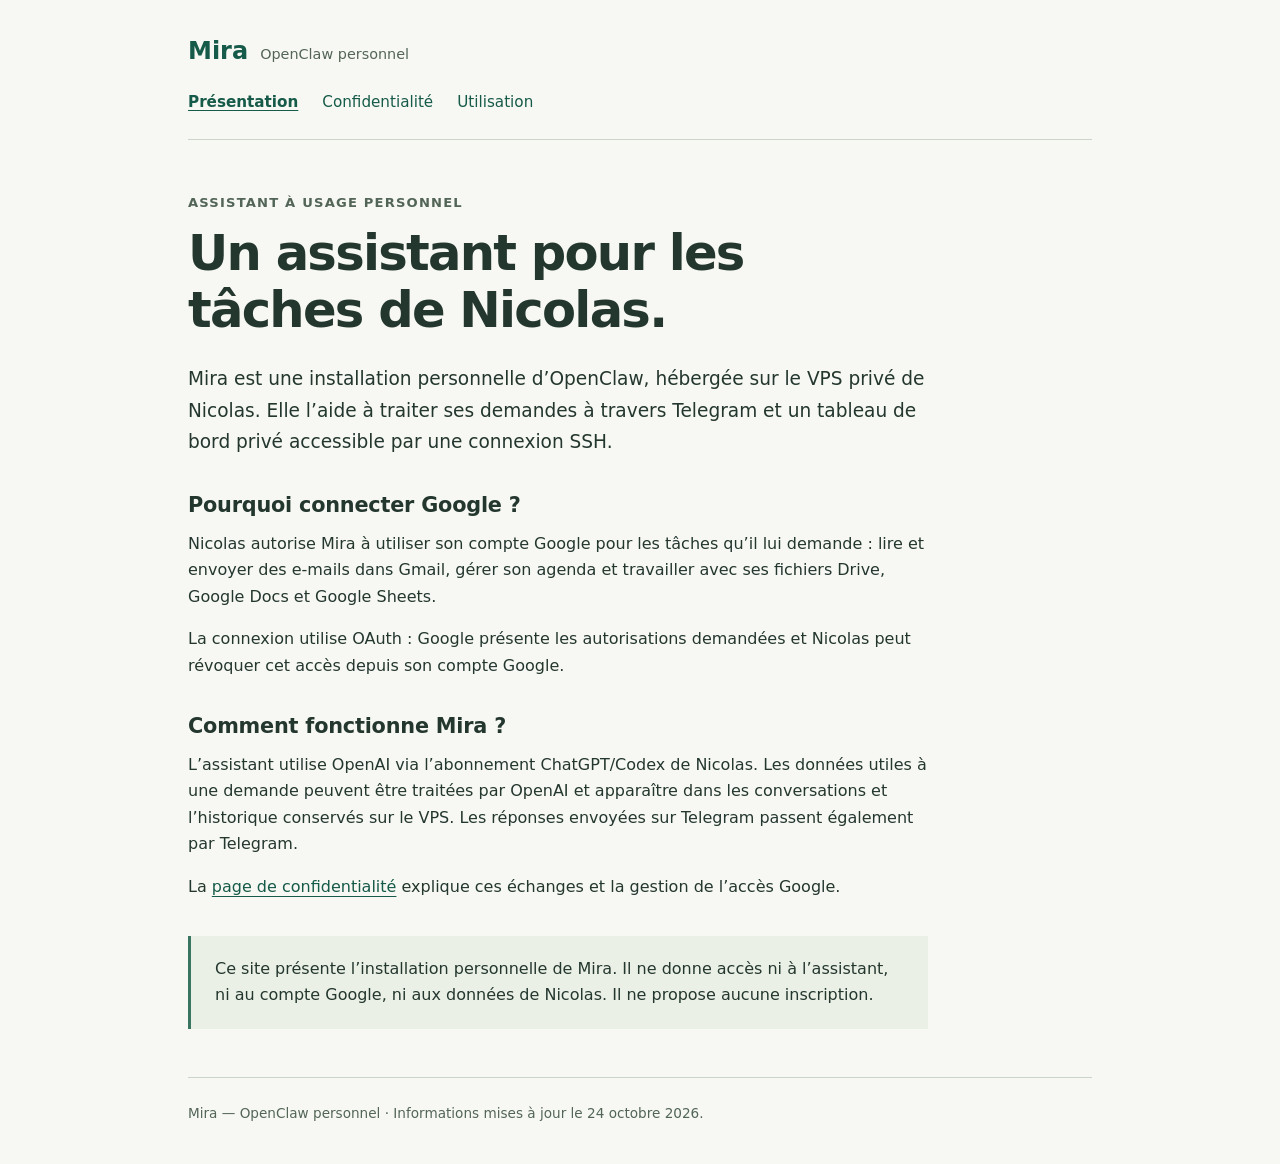
<file: index.html>
<!doctype html>
<html lang="fr">
<head>
  <meta charset="utf-8">
  <meta name="viewport" content="width=device-width, initial-scale=1">
  <meta name="description" content="Présentation de Mira, l’assistant OpenClaw personnel de Nicolas, et de son accès aux services Google.">
  <title>Mira — OpenClaw personnel</title>
  <link rel="stylesheet" href="style.css">
</head>
<body>
  <a class="skip-link" href="#contenu">Aller au contenu</a>
  <div class="page">
    <header>
      <a class="brand" href="index.html">Mira <span>OpenClaw personnel</span></a>
      <nav aria-label="Navigation principale">
        <a href="index.html" aria-current="page">Présentation</a>
        <a href="confidentialite.html">Confidentialité</a>
        <a href="utilisation.html">Utilisation</a>
      </nav>
    </header>
    <main id="contenu">
      <p class="eyebrow">Assistant à usage personnel</p>
      <h1>Un assistant pour les tâches de Nicolas.</h1>
      <p class="lead">Mira est une installation personnelle d’OpenClaw, hébergée sur le VPS privé de Nicolas. Elle l’aide à traiter ses demandes à travers Telegram et un tableau de bord privé accessible par une connexion SSH.</p>
      <section aria-labelledby="google">
        <h2 id="google">Pourquoi connecter Google ?</h2>
        <p>Nicolas autorise Mira à utiliser son compte Google pour les tâches qu’il lui demande : lire et envoyer des e-mails dans Gmail, gérer son agenda et travailler avec ses fichiers Drive, Google Docs et Google Sheets.</p>
        <p>La connexion utilise OAuth : Google présente les autorisations demandées et Nicolas peut révoquer cet accès depuis son compte Google.</p>
      </section>
      <section aria-labelledby="fonctionnement">
        <h2 id="fonctionnement">Comment fonctionne Mira ?</h2>
        <p>L’assistant utilise OpenAI via l’abonnement ChatGPT/Codex de Nicolas. Les données utiles à une demande peuvent être traitées par OpenAI et apparaître dans les conversations et l’historique conservés sur le VPS. Les réponses envoyées sur Telegram passent également par Telegram.</p>
        <p>La <a href="confidentialite.html">page de confidentialité</a> explique ces échanges et la gestion de l’accès Google.</p>
      </section>
      <aside class="note" aria-label="À propos de ce site">
        <p>Ce site présente l’installation personnelle de Mira. Il ne donne accès ni à l’assistant, ni au compte Google, ni aux données de Nicolas. Il ne propose aucune inscription.</p>
      </aside>
    </main>
    <footer><p>Mira — OpenClaw personnel · Informations mises à jour le 24 octobre 2026.</p></footer>
  </div>
</body>
</html>
</file>
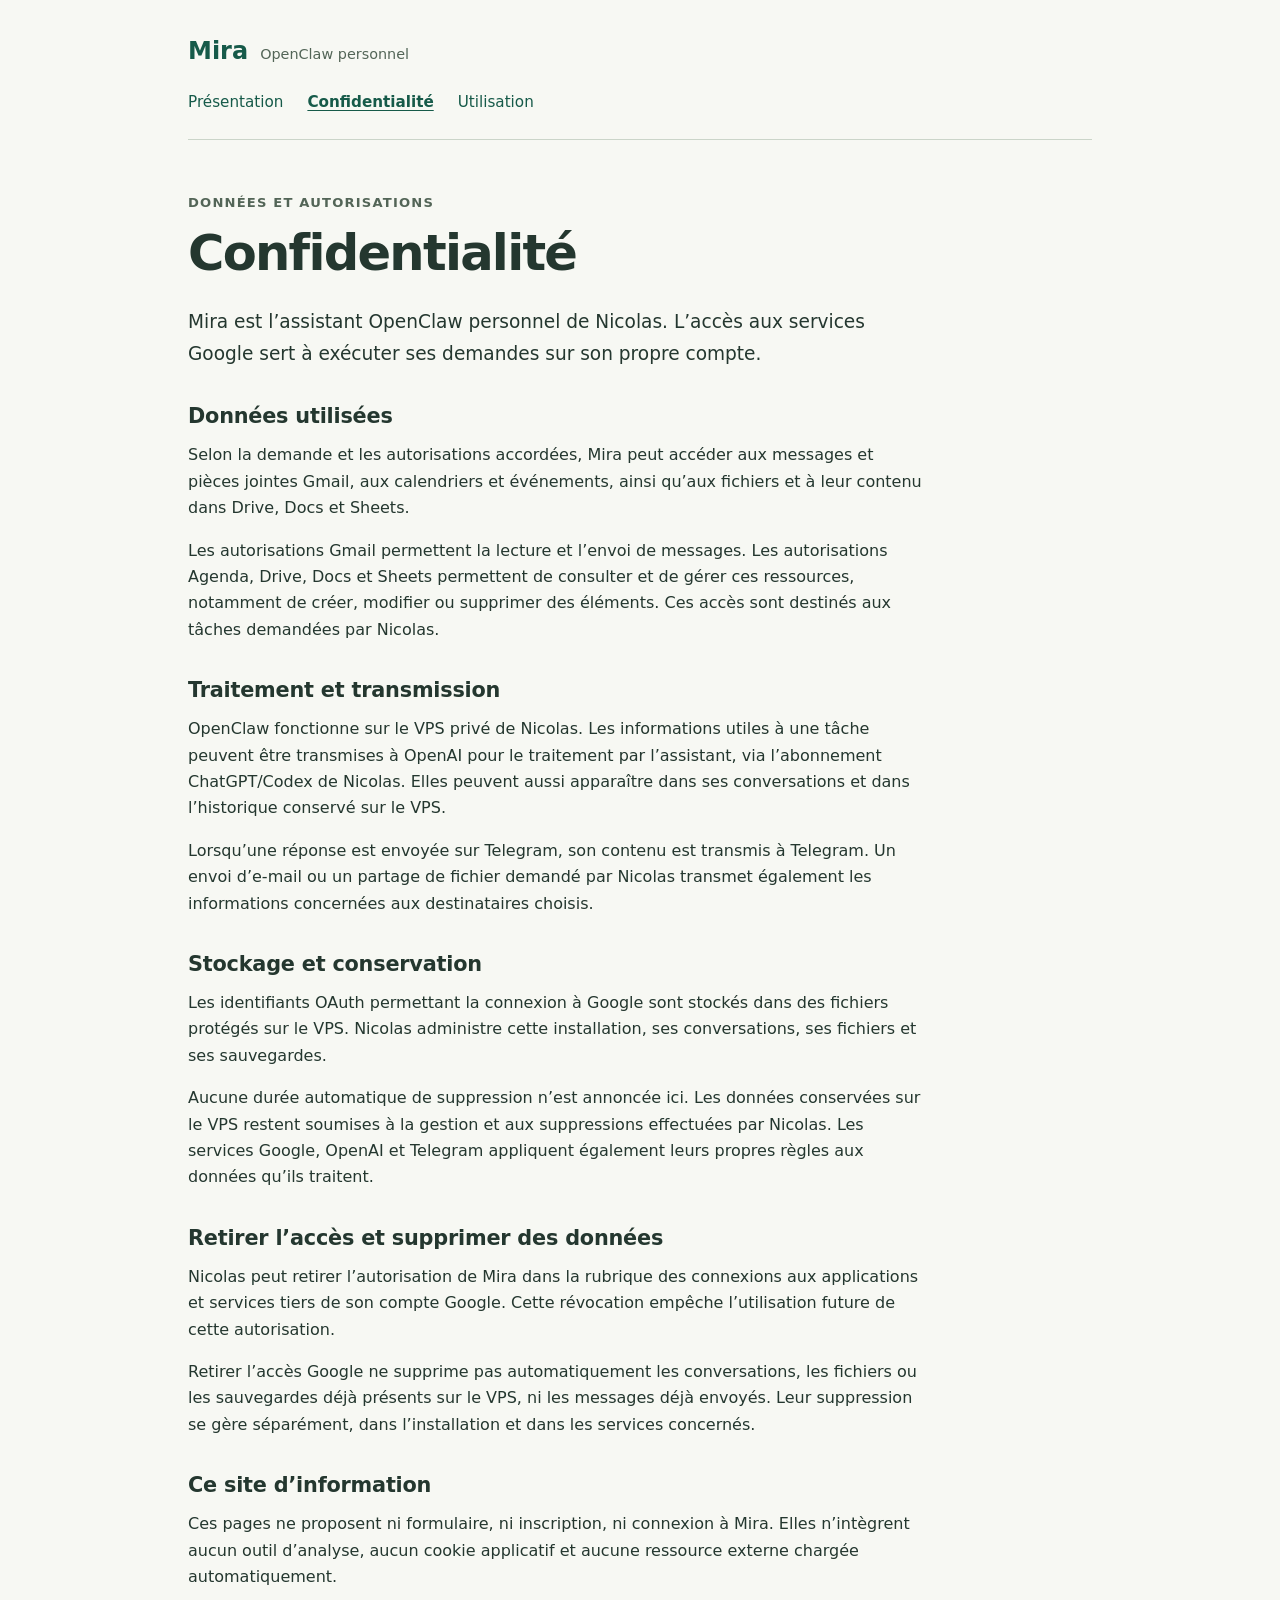
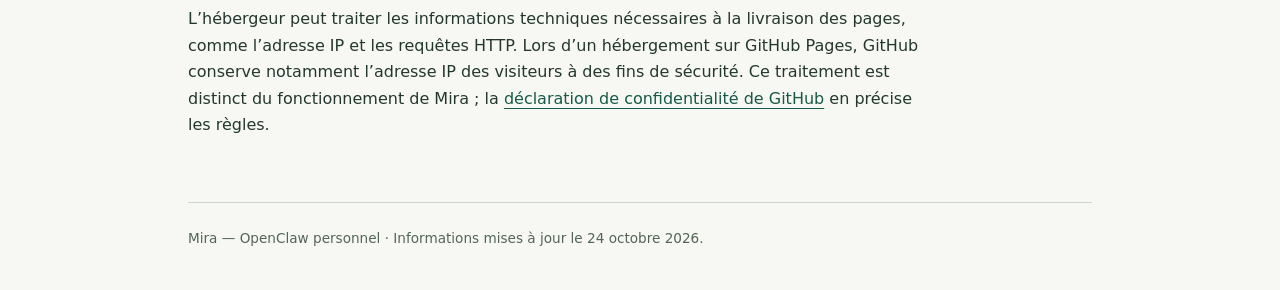
<file: confidentialite.html>
<!doctype html>
<html lang="fr">
<head>
  <meta charset="utf-8">
  <meta name="viewport" content="width=device-width, initial-scale=1">
  <meta name="description" content="Utilisation des données Google, stockage et révocation de l’accès pour Mira, l’assistant OpenClaw personnel de Nicolas.">
  <title>Confidentialité — Mira — OpenClaw personnel</title>
  <link rel="stylesheet" href="style.css">
</head>
<body>
  <a class="skip-link" href="#contenu">Aller au contenu</a>
  <div class="page">
    <header>
      <a class="brand" href="index.html">Mira <span>OpenClaw personnel</span></a>
      <nav aria-label="Navigation principale">
        <a href="index.html">Présentation</a>
        <a href="confidentialite.html" aria-current="page">Confidentialité</a>
        <a href="utilisation.html">Utilisation</a>
      </nav>
    </header>
    <main id="contenu">
      <p class="eyebrow">Données et autorisations</p>
      <h1>Confidentialité</h1>
      <p class="lead">Mira est l’assistant OpenClaw personnel de Nicolas. L’accès aux services Google sert à exécuter ses demandes sur son propre compte.</p>
      <section aria-labelledby="donnees">
        <h2 id="donnees">Données utilisées</h2>
        <p>Selon la demande et les autorisations accordées, Mira peut accéder aux messages et pièces jointes Gmail, aux calendriers et événements, ainsi qu’aux fichiers et à leur contenu dans Drive, Docs et Sheets.</p>
        <p>Les autorisations Gmail permettent la lecture et l’envoi de messages. Les autorisations Agenda, Drive, Docs et Sheets permettent de consulter et de gérer ces ressources, notamment de créer, modifier ou supprimer des éléments. Ces accès sont destinés aux tâches demandées par Nicolas.</p>
      </section>
      <section aria-labelledby="traitement">
        <h2 id="traitement">Traitement et transmission</h2>
        <p>OpenClaw fonctionne sur le VPS privé de Nicolas. Les informations utiles à une tâche peuvent être transmises à OpenAI pour le traitement par l’assistant, via l’abonnement ChatGPT/Codex de Nicolas. Elles peuvent aussi apparaître dans ses conversations et dans l’historique conservé sur le VPS.</p>
        <p>Lorsqu’une réponse est envoyée sur Telegram, son contenu est transmis à Telegram. Un envoi d’e-mail ou un partage de fichier demandé par Nicolas transmet également les informations concernées aux destinataires choisis.</p>
      </section>
      <section aria-labelledby="stockage">
        <h2 id="stockage">Stockage et conservation</h2>
        <p>Les identifiants OAuth permettant la connexion à Google sont stockés dans des fichiers protégés sur le VPS. Nicolas administre cette installation, ses conversations, ses fichiers et ses sauvegardes.</p>
        <p>Aucune durée automatique de suppression n’est annoncée ici. Les données conservées sur le VPS restent soumises à la gestion et aux suppressions effectuées par Nicolas. Les services Google, OpenAI et Telegram appliquent également leurs propres règles aux données qu’ils traitent.</p>
      </section>
      <section aria-labelledby="retrait">
        <h2 id="retrait">Retirer l’accès et supprimer des données</h2>
        <p>Nicolas peut retirer l’autorisation de Mira dans la rubrique des connexions aux applications et services tiers de son compte Google. Cette révocation empêche l’utilisation future de cette autorisation.</p>
        <p>Retirer l’accès Google ne supprime pas automatiquement les conversations, les fichiers ou les sauvegardes déjà présents sur le VPS, ni les messages déjà envoyés. Leur suppression se gère séparément, dans l’installation et dans les services concernés.</p>
      </section>
      <section aria-labelledby="site">
        <h2 id="site">Ce site d’information</h2>
        <p>Ces pages ne proposent ni formulaire, ni inscription, ni connexion à Mira. Elles n’intègrent aucun outil d’analyse, aucun cookie applicatif et aucune ressource externe chargée automatiquement.</p>
        <p>L’hébergeur peut traiter les informations techniques nécessaires à la livraison des pages, comme l’adresse IP et les requêtes HTTP. Lors d’un hébergement sur GitHub Pages, GitHub conserve notamment l’adresse IP des visiteurs à des fins de sécurité. Ce traitement est distinct du fonctionnement de Mira ; la <a href="https://docs.github.com/en/site-policy/privacy-policies/github-general-privacy-statement">déclaration de confidentialité de GitHub</a> en précise les règles.</p>
      </section>
    </main>
    <footer><p>Mira — OpenClaw personnel · Informations mises à jour le 24 octobre 2026.</p></footer>
  </div>
</body>
</html>
</file>
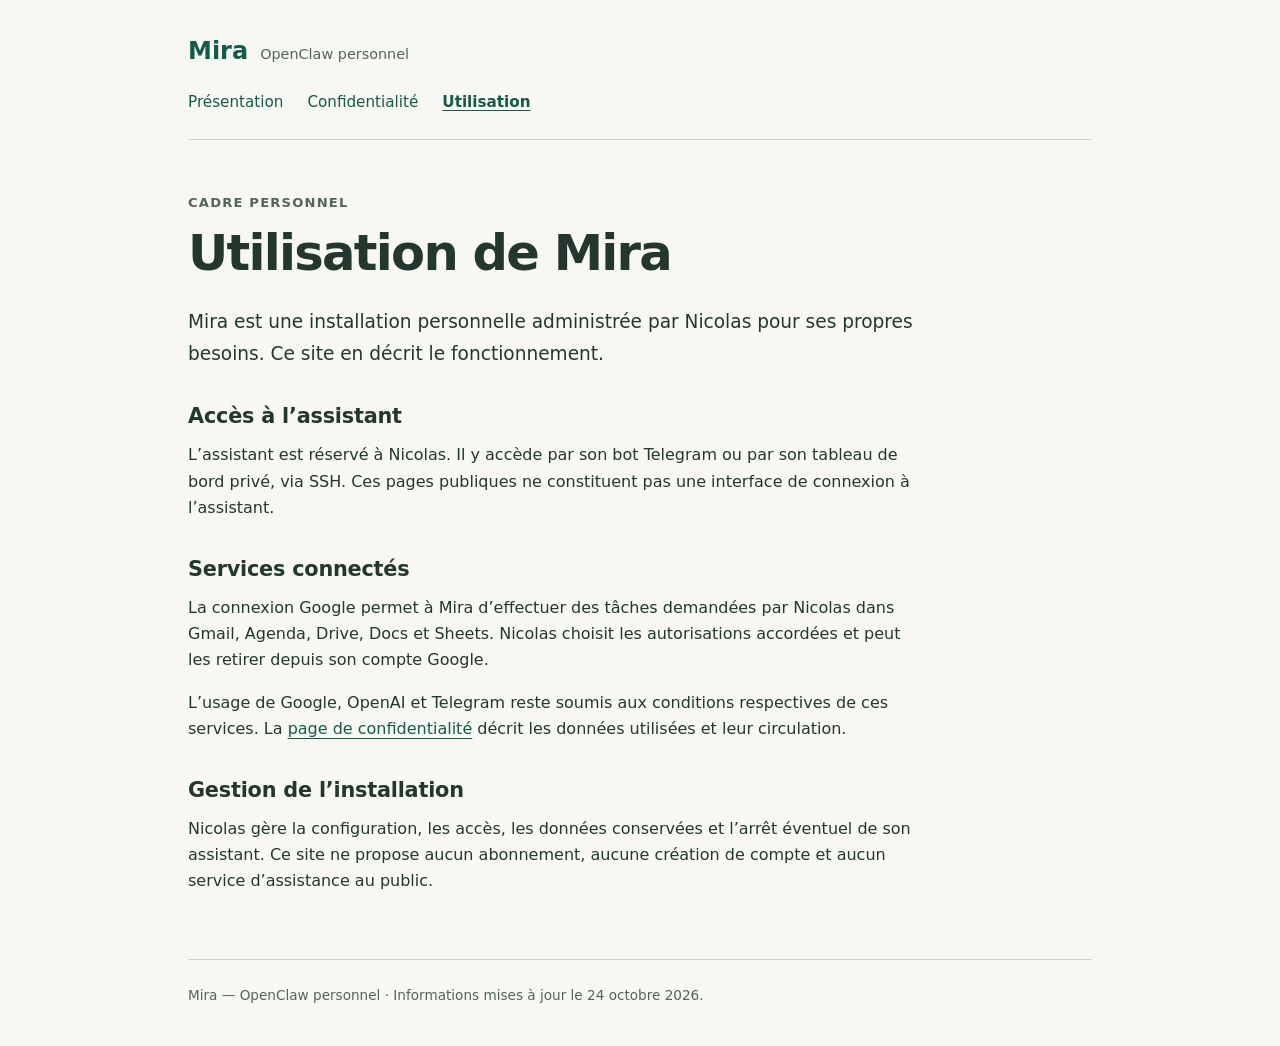
<file: utilisation.html>
<!doctype html>
<html lang="fr">
<head>
  <meta charset="utf-8">
  <meta name="viewport" content="width=device-width, initial-scale=1">
  <meta name="description" content="Cadre d’utilisation personnelle de Mira, l’installation OpenClaw de Nicolas.">
  <title>Utilisation — Mira — OpenClaw personnel</title>
  <link rel="stylesheet" href="style.css">
</head>
<body>
  <a class="skip-link" href="#contenu">Aller au contenu</a>
  <div class="page">
    <header>
      <a class="brand" href="index.html">Mira <span>OpenClaw personnel</span></a>
      <nav aria-label="Navigation principale">
        <a href="index.html">Présentation</a>
        <a href="confidentialite.html">Confidentialité</a>
        <a href="utilisation.html" aria-current="page">Utilisation</a>
      </nav>
    </header>
    <main id="contenu">
      <p class="eyebrow">Cadre personnel</p>
      <h1>Utilisation de Mira</h1>
      <p class="lead">Mira est une installation personnelle administrée par Nicolas pour ses propres besoins. Ce site en décrit le fonctionnement.</p>
      <section aria-labelledby="acces">
        <h2 id="acces">Accès à l’assistant</h2>
        <p>L’assistant est réservé à Nicolas. Il y accède par son bot Telegram ou par son tableau de bord privé, via SSH. Ces pages publiques ne constituent pas une interface de connexion à l’assistant.</p>
      </section>
      <section aria-labelledby="services">
        <h2 id="services">Services connectés</h2>
        <p>La connexion Google permet à Mira d’effectuer des tâches demandées par Nicolas dans Gmail, Agenda, Drive, Docs et Sheets. Nicolas choisit les autorisations accordées et peut les retirer depuis son compte Google.</p>
        <p>L’usage de Google, OpenAI et Telegram reste soumis aux conditions respectives de ces services. La <a href="confidentialite.html">page de confidentialité</a> décrit les données utilisées et leur circulation.</p>
      </section>
      <section aria-labelledby="gestion">
        <h2 id="gestion">Gestion de l’installation</h2>
        <p>Nicolas gère la configuration, les accès, les données conservées et l’arrêt éventuel de son assistant. Ce site ne propose aucun abonnement, aucune création de compte et aucun service d’assistance au public.</p>
      </section>
    </main>
    <footer><p>Mira — OpenClaw personnel · Informations mises à jour le 24 octobre 2026.</p></footer>
  </div>
</body>
</html>
</file>
<file: style.css>
:root {
  color-scheme: light;
  font-family: system-ui, -apple-system, BlinkMacSystemFont, "Segoe UI", sans-serif;
  color: #24372f;
  background: #f7f8f3;
  line-height: 1.65;
}
* { box-sizing: border-box; }
body { margin: 0; }
.page { max-width: 960px; margin: 0 auto; padding: 0 28px; }
a { color: #165a49; text-underline-offset: 0.22em; }
a:hover { text-decoration-thickness: 2px; }
a:focus-visible { outline: 3px solid #165a49; outline-offset: 5px; border-radius: 2px; }
.skip-link { position: absolute; top: 12px; left: 20px; transform: translateY(-180%); background: white; padding: 8px 14px; }
.skip-link:focus { transform: translateY(0); }
header { padding: 32px 0 24px; border-bottom: 1px solid #cbd5c9; }
.brand { display: inline-flex; flex-wrap: wrap; align-items: baseline; gap: 12px; text-decoration: none; font-size: 1.5rem; font-weight: 750; }
.brand span { font-size: 0.9rem; font-weight: 450; color: #536557; }
nav { display: flex; flex-wrap: wrap; gap: 12px 24px; margin-top: 18px; font-size: 0.95rem; }
nav a { text-decoration: none; }
nav a[aria-current="page"] { font-weight: 700; text-decoration: underline; }
main { max-width: 740px; padding: 52px 0 48px; }
.eyebrow { color: #536557; font-size: 0.82rem; font-weight: 700; letter-spacing: 0.09em; text-transform: uppercase; margin: 0 0 12px; }
h1 { font-size: clamp(2rem, 5vw, 3.1rem); line-height: 1.15; letter-spacing: -0.035em; margin: 0 0 24px; max-width: 680px; }
.lead { font-size: 1.16rem; line-height: 1.7; }
section { margin-top: 34px; }
h2 { font-size: 1.3rem; line-height: 1.3; letter-spacing: -0.01em; margin: 0 0 12px; }
p { margin: 0 0 16px; }
.note { border-left: 3px solid #397560; background: #eaf0e5; padding: 20px 24px; margin-top: 36px; }
.note p { margin: 0; }
footer { border-top: 1px solid #cbd5c9; padding: 24px 0; color: #536557; font-size: 0.85rem; }
@media (max-width: 480px) {
  .page { padding: 0 20px; }
  header { padding-top: 24px; }
  main { padding-top: 36px; }
  nav { gap: 10px 18px; }
  .note { padding: 18px; }
}
@media print {
  :root { background: white; color: black; }
  .skip-link, nav { display: none; }
  .page { max-width: none; padding: 0; }
  main { max-width: none; padding: 24px 0; }
}
</file>
